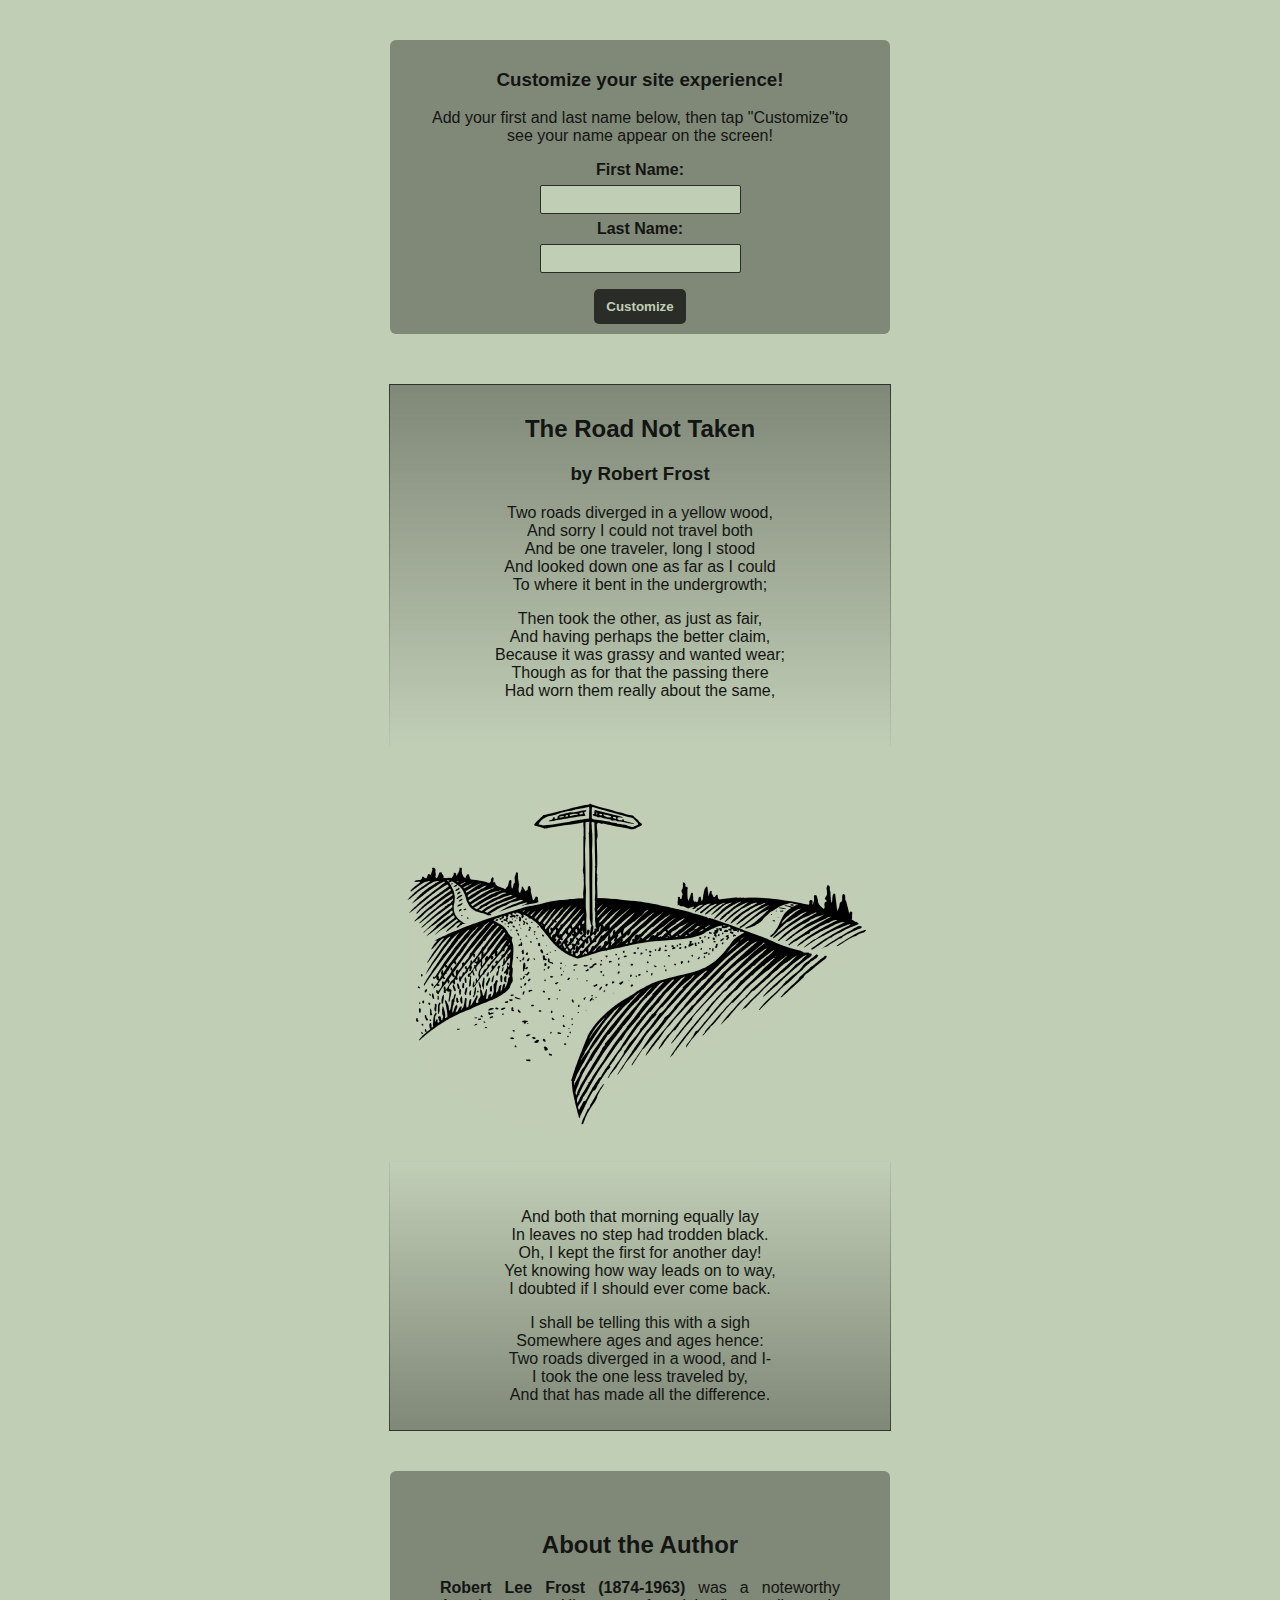
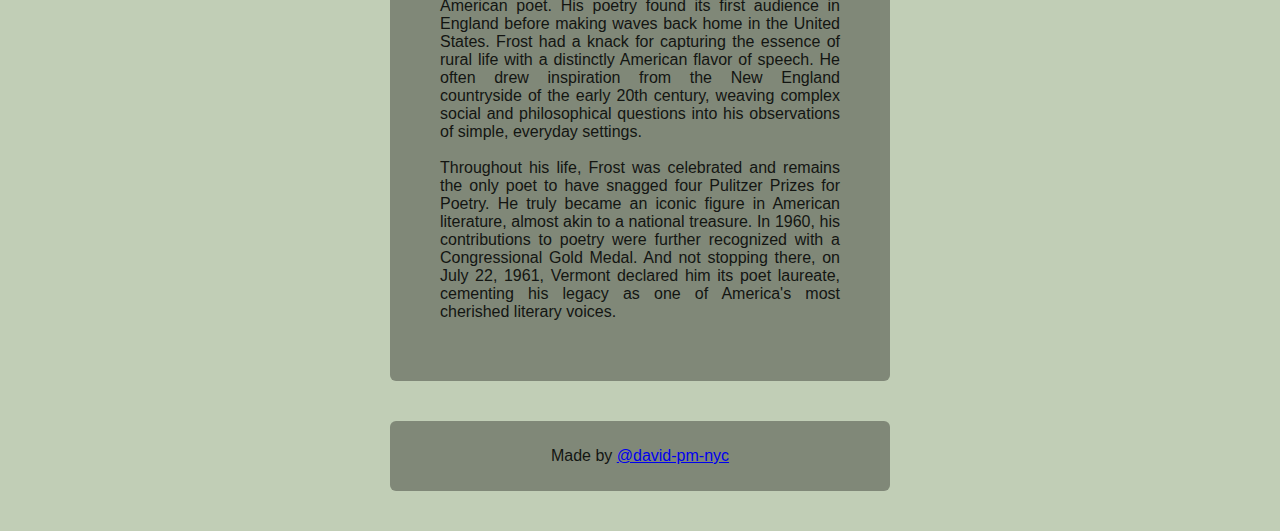
<file: index.html>
<!doctype html>

<html>
  <head>
    <link rel="stylesheet" href="styles.css">
    <script src="scripts.js"></script>
  </head>
  <body>
      <div class="container3">
      <h3>Customize your site experience!</h3>
      <p>Add your first and last name below, then tap "Customize"to <br>see your name appear on the screen!</p>
      <b>First Name:</b><br>
      <input type="text" name="firstname" id='firstname'>
      <br>
      <b>Last Name:</b><br>
      <input type="text" name="lastname" id='lastname'>
      <br>
      <input type="button" value="Customize" onclick="myFunction()">
      <div id="here"></div>
    </div>
   <div class="container1">
     <div class="heading">
        <h2>The Road Not Taken</h2> 
        <h3>by Robert Frost</h3>
    </div>
      <p>
        Two roads diverged in a yellow wood,<br>
        And sorry I could not travel both<br>
        And be one traveler, long I stood<br>
        And looked down one as far as I could<br>
        To where it bent in the undergrowth;
      </p>
      <p>
        Then took the other, as just as fair,<br>
        And having perhaps the better claim,<br>
        Because it was grassy and wanted wear;<br>
        Though as for that the passing there<br>
        Had worn them really about the same,
      </p>
    </div>
    <div class="image">
      <img src="pathimage3.png">
    </div>
    <div class="container2">
      <p>
        And both that morning equally lay<br>
        In leaves no step had trodden black.<br>
        Oh, I kept the first for another day!<br>
        Yet knowing how way leads on to way,<br>
        I doubted if I should ever come back.
      </p>
      <p>
        I shall be telling this with a sigh<br>
        Somewhere ages and ages hence:<br>
        Two roads diverged in a wood, and I-<br>
        I took the one less traveled by,<br>
        And that has made all the difference.
      </p>
    </div>
     <div class="container3">
     <div class="aboutcontents">
    <h2><center>About the Author</center></h2>
      <p><b>Robert Lee Frost (1874-1963)</b> was a noteworthy American poet. His poetry found its first audience in England before making waves back home in the United States. Frost had a knack for capturing the essence of rural life with a distinctly American flavor of speech. He often drew inspiration from the New England countryside of the early 20th century, weaving complex social and philosophical questions into his observations of simple, everyday settings.
      </br></br>
      Throughout his life, Frost was celebrated and remains the only poet to have snagged four Pulitzer Prizes for Poetry. He truly became an iconic figure in American literature, almost akin to a national treasure. In 1960, his contributions to poetry were further recognized with a Congressional Gold Medal. And not stopping there, on July 22, 1961, Vermont declared him its poet laureate, cementing his legacy as one of America's most cherished literary voices.</p>
    </div>
    </div>
    <div class="container3">
    <p>Made by <a href="https://github.com/david-nyc-pm" target="blank">@david-pm-nyc</a></p>
    </div>
    
      <!--<button onclick="scrollToTop()">Back to Top</button>
    <script>
        function scrollToTop() {
            window.scrollTo(0, 0);
        }
    </script>-->
  </body>
</html>
</file>
<file: styles.css>
body {
  background-color: #C1CEB6;
  text-align:center;
  color: #131512;
  font-family: Lato, Helvetica, sans-serif;

}

heading {
    padding-bottom: -20px;
}

.container1 {
  padding-top:10px;
  padding-bottom: 30px;
  
  border-image: linear-gradient(#292C27, #c7d3bd) 30;
  border-width: 1px;
  border-style: solid;

  width: 500px;
  background-image: linear-gradient(rgb(128, 136, 120,100), rgb(128, 136, 120,0));
  margin: 50px auto;
}
.container2 {
 padding-top:30px;
 padding-bottom: 10px;
  
  border-image: linear-gradient(#c7d3bd,#292C27) 30;
  border-width: 1px;
  border-style: solid;

  width: 500px;
  background-image: linear-gradient(rgb(128, 136, 120,0), rgb(128, 136, 120,100));
  margin: 20px auto;

}

.container3 {

  padding-top:10px;
  padding-bottom: 10px;
  width: 500px;
  background: #808878;
  margin: 40px auto;
  border-radius: 6px;
  
  }

.aboutcontents {
  margin: 50px;
  text-align: justify;

}

button {
  background:#C1CEB6; 
  padding: 10px 12px;
  border: 1px solid #292C27; 
  border-radius: 4px;
  color: #292C27;
}

input[type=text] {
  background:#C1CEB6; 
  padding: 6px 10px;
  border: 1px solid #292C27; 
  border-radius: 2px;
  color: #292C27;
  margin: 6px;
  font-weight: bold;

  }

input[type=button] {
  background:#292C27; 
  padding: 10px 12px;
  border: 0px solid #292C27; 
  border-radius: 5px;
  color: #C1CEB6;
  margin-top: 10px;
  font-weight: bold;

  }
</file>
